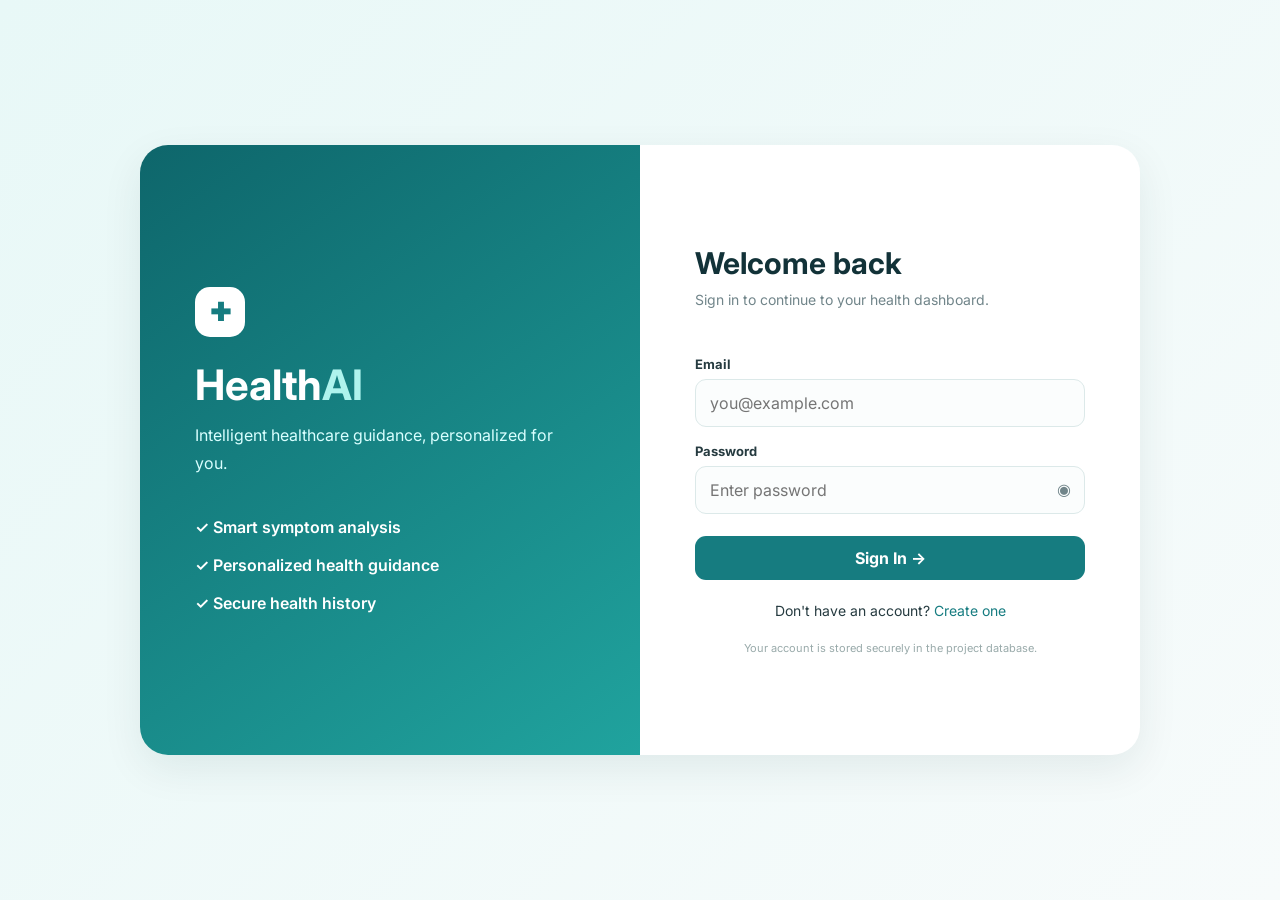
<file: frontend/index.html>
<!DOCTYPE html>
<html lang="en">
<head>
  <meta charset="UTF-8">
  <meta name="viewport" content="width=device-width, initial-scale=1.0">
  <title>HealthAI | Intelligent Healthcare Assistant</title>
  <link rel="stylesheet" href="css/style.css">
</head>
<body class="auth-page">
  <div class="auth-shell">
    <div class="auth-brand">
      <div class="logo">✚</div>
      <h1>Health<span>AI</span></h1>
      <p>Intelligent healthcare guidance, personalized for you.</p>
      <div class="feature-list">
        <div>✓ Smart symptom analysis</div>
        <div>✓ Personalized health guidance</div>
        <div>✓ Secure health history</div>
      </div>
    </div>
    <div class="auth-card">
      <div class="mobile-logo"><div class="logo">✚</div><b>Health<span>AI</span></b></div>
      <h2>Welcome back</h2>
      <p class="muted">Sign in to continue to your health dashboard.</p>
      <form id="loginForm">
        <label>Email</label>
        <input id="loginEmail" type="email" placeholder="you@example.com" required>
        <label>Password</label>
        <div class="password-wrap">
          <input id="loginPassword" type="password" placeholder="Enter password" required>
          <button type="button" class="eye" onclick="togglePassword('loginPassword')">◉</button>
        </div>
        <button class="btn primary full" type="submit">Sign In →</button>
      </form>
      <p class="auth-switch">Don't have an account? <a href="register.html">Create one</a></p>
      <p class="demo-note">Your account is stored securely in the project database.</p>
    </div>
  </div>
  <script src="js/api.js"></script>
  <script src="js/auth.js"></script>
</body>
</html>
</file>
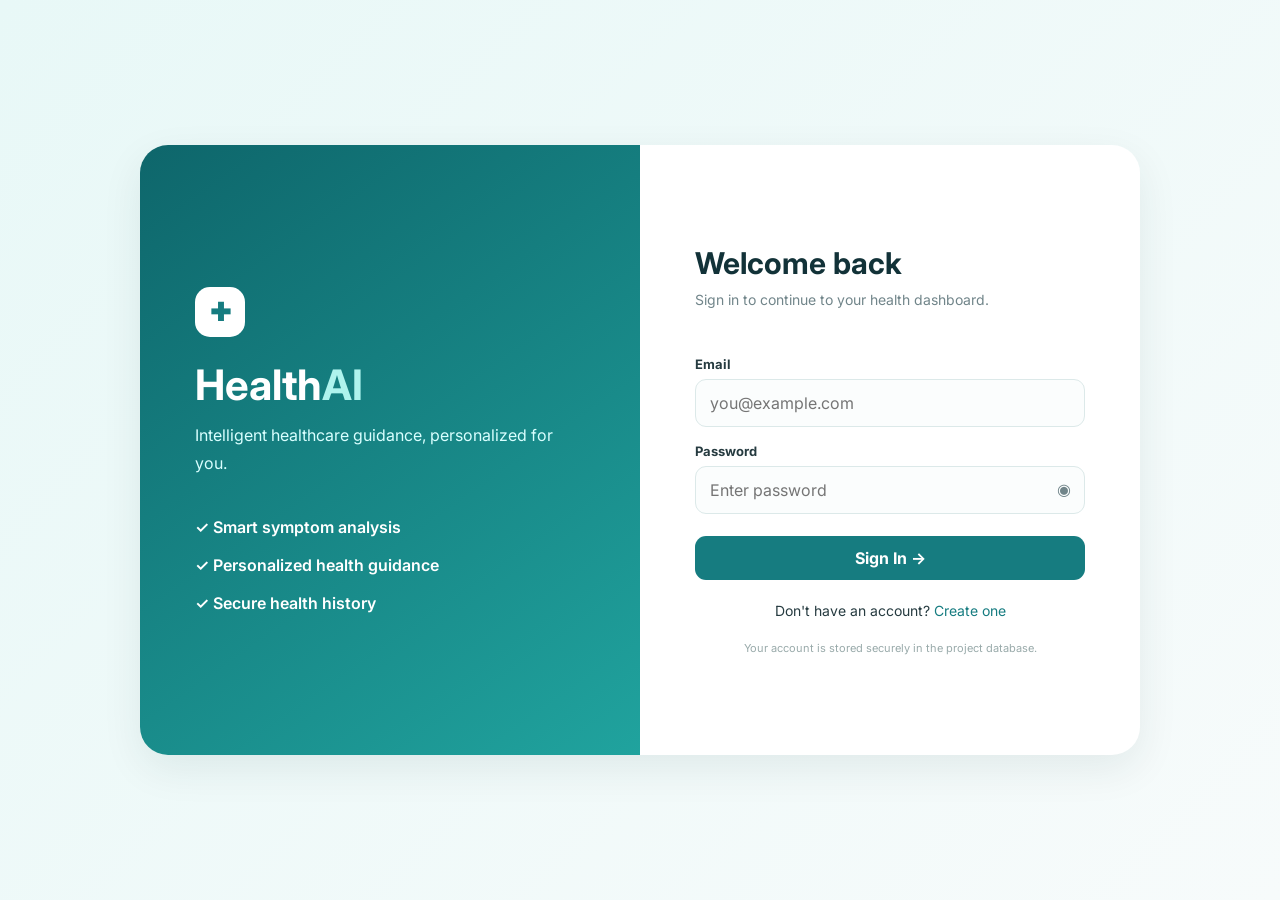
<file: frontend/analysis.html>
<!DOCTYPE html>
<html lang="en">
<head>
<meta charset="UTF-8"><meta name="viewport" content="width=device-width, initial-scale=1.0">
<title>Analysis Result | HealthAI</title><link rel="stylesheet" href="css/style.css">
</head>
<body>
<div id="app"></div>
<script src="js/api.js"></script>
<script src="js/analysis.js"></script>
</body>
</html>
</file>
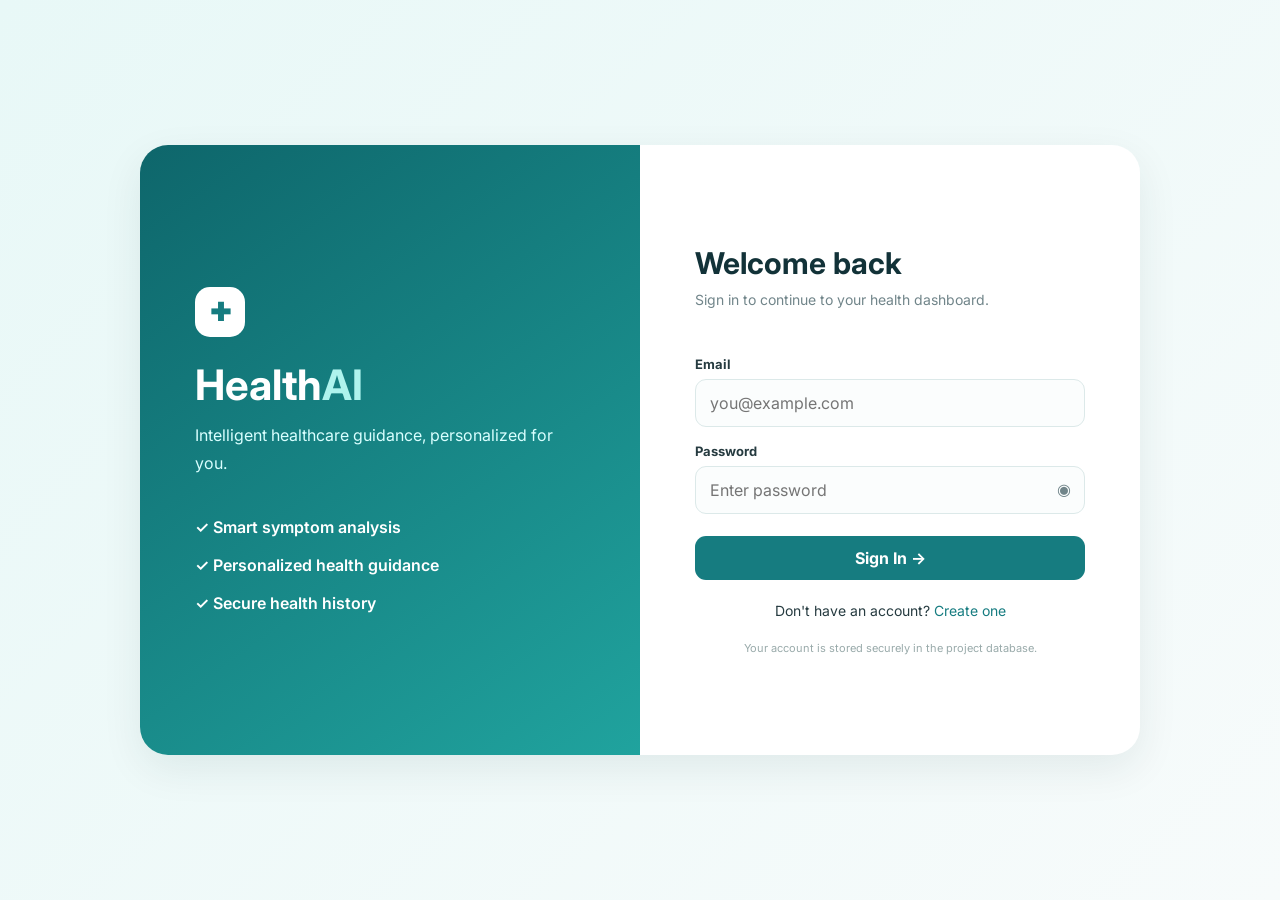
<file: frontend/dashboard.html>
<!DOCTYPE html>
<html lang="en">
<head>
<meta charset="UTF-8"><meta name="viewport" content="width=device-width, initial-scale=1.0">
<title>Dashboard | HealthAI</title><link rel="stylesheet" href="css/style.css">
</head>
<body>
<div id="app"></div>
<script src="js/api.js"></script>
<script src="js/dashboard.js"></script>
</body>
</html>
</file>
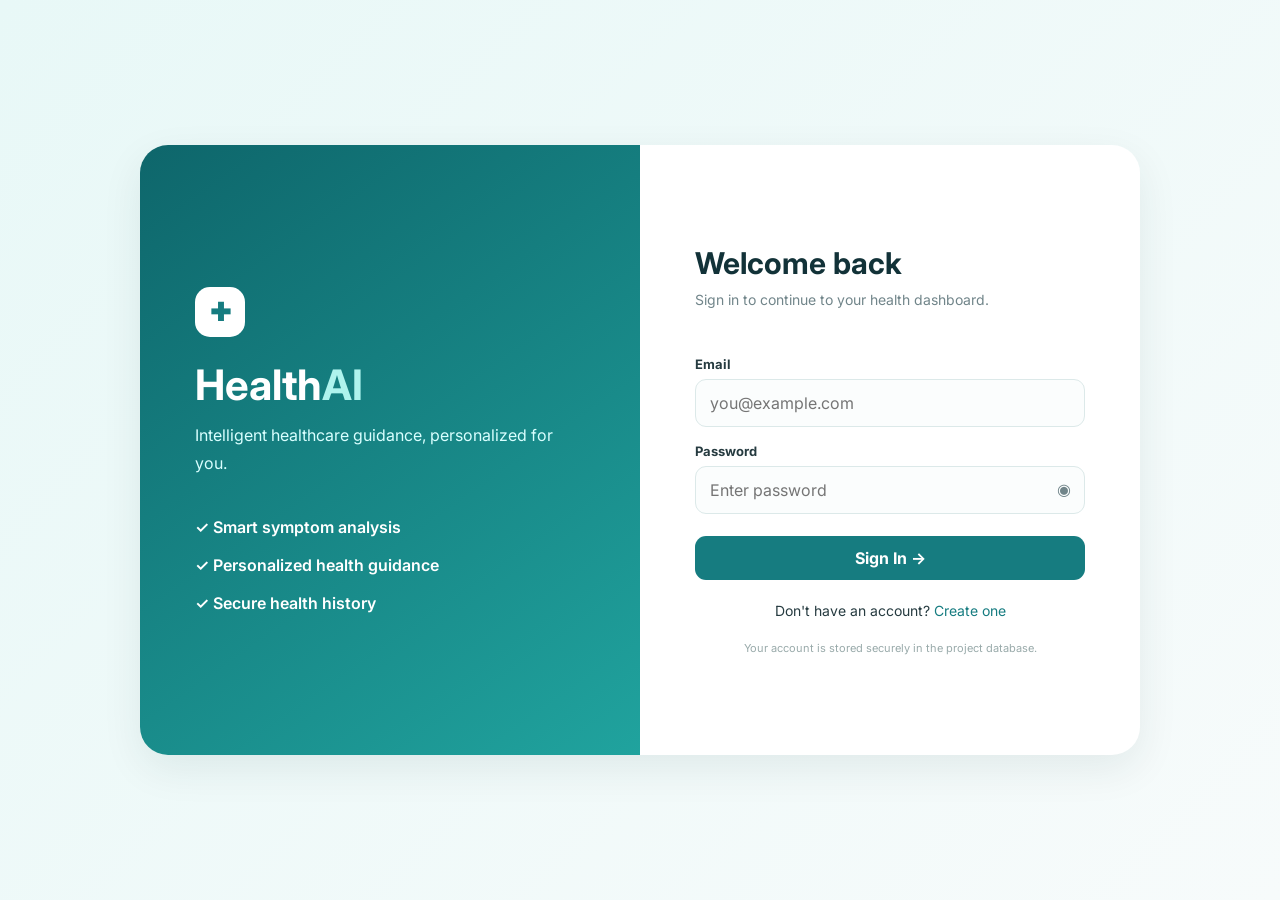
<file: frontend/history.html>
<!DOCTYPE html>
<html lang="en">
<head>
<meta charset="UTF-8"><meta name="viewport" content="width=device-width, initial-scale=1.0">
<title>Health History | HealthAI</title><link rel="stylesheet" href="css/style.css">
</head>
<body>
<div id="app"></div>
<script src="js/api.js"></script>
<script src="js/history.js"></script>
</body>
</html>
</file>
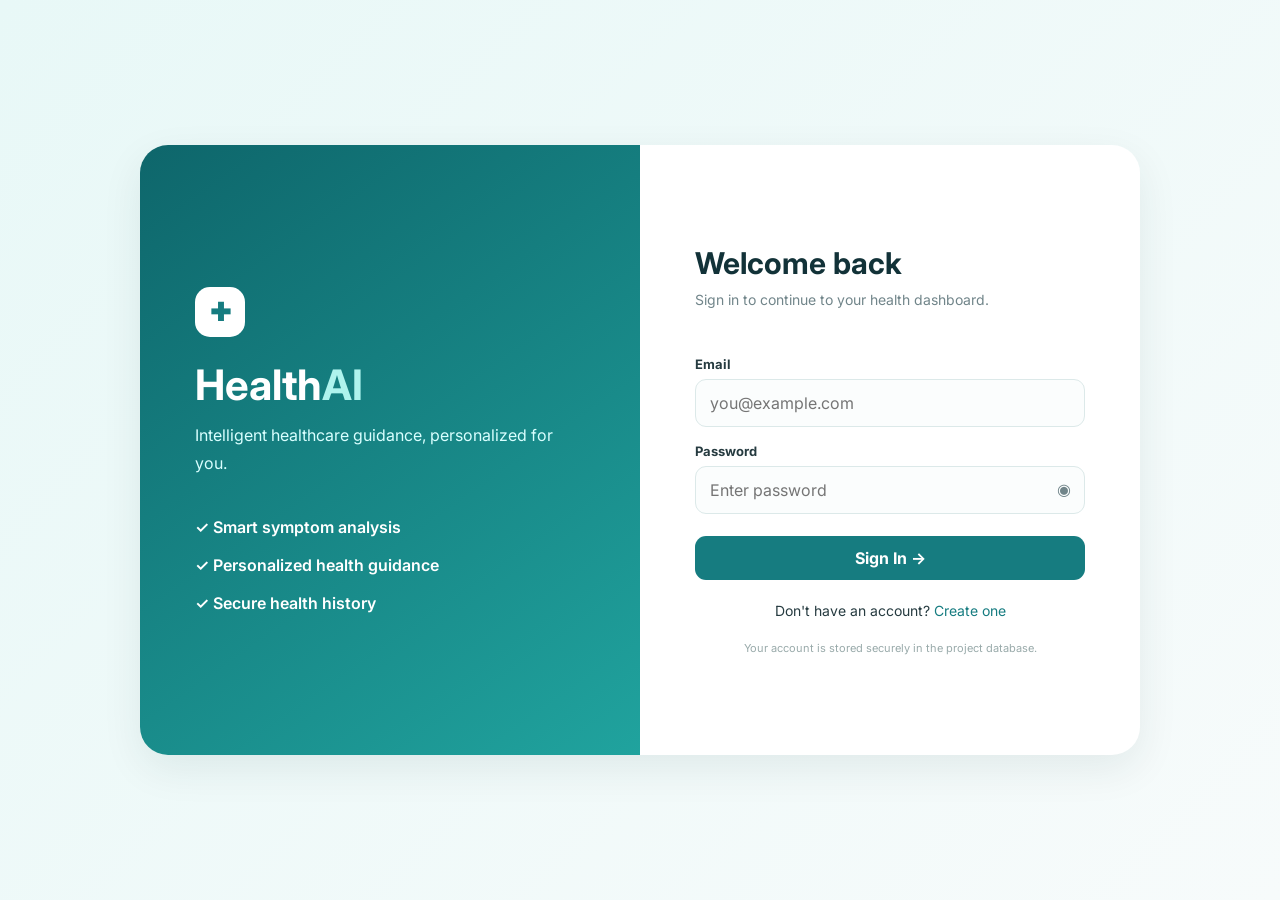
<file: frontend/profile.html>
<!DOCTYPE html>
<html lang="en">
<head>
<meta charset="UTF-8"><meta name="viewport" content="width=device-width, initial-scale=1.0">
<title>Health Profile | HealthAI</title><link rel="stylesheet" href="css/style.css">
</head>
<body>
<div id="app"></div>
<script src="js/api.js"></script>
<script src="js/profile.js"></script>
</body>
</html>
</file>
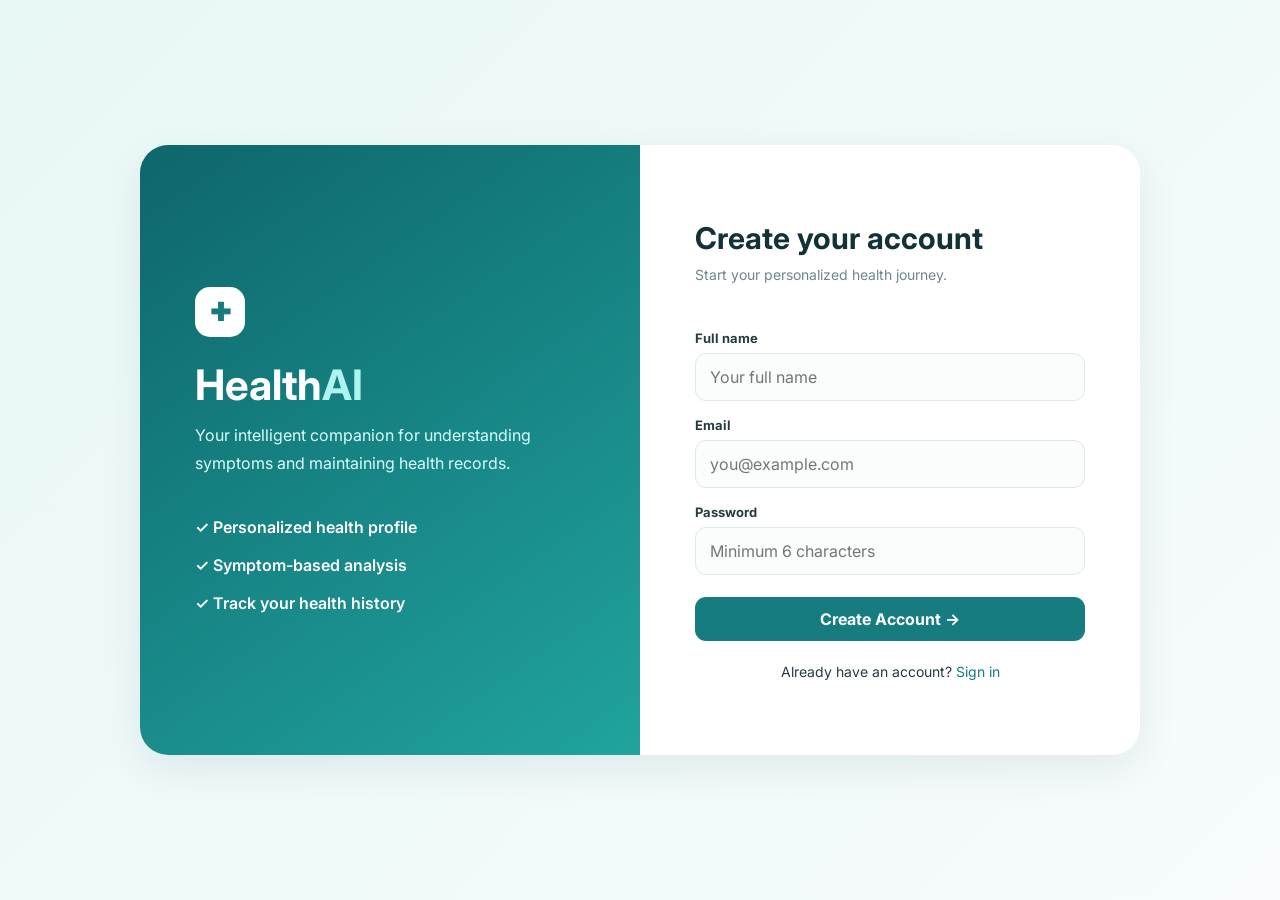
<file: frontend/register.html>
<!DOCTYPE html>
<html lang="en">
<head>
  <meta charset="UTF-8">
  <meta name="viewport" content="width=device-width, initial-scale=1.0">
  <title>Create Account | HealthAI</title>
  <link rel="stylesheet" href="css/style.css">
</head>
<body class="auth-page">
  <div class="auth-shell">
    <div class="auth-brand">
      <div class="logo">✚</div>
      <h1>Health<span>AI</span></h1>
      <p>Your intelligent companion for understanding symptoms and maintaining health records.</p>
      <div class="feature-list">
        <div>✓ Personalized health profile</div>
        <div>✓ Symptom-based analysis</div>
        <div>✓ Track your health history</div>
      </div>
    </div>
    <div class="auth-card">
      <div class="mobile-logo"><div class="logo">✚</div><b>Health<span>AI</span></b></div>
      <h2>Create your account</h2>
      <p class="muted">Start your personalized health journey.</p>
      <form id="registerForm">
        <label>Full name</label>
        <input id="regName" type="text" placeholder="Your full name" required>
        <label>Email</label>
        <input id="regEmail" type="email" placeholder="you@example.com" required>
        <label>Password</label>
        <input id="regPassword" type="password" minlength="6" placeholder="Minimum 6 characters" required>
        <button class="btn primary full" type="submit">Create Account →</button>
      </form>
      <p class="auth-switch">Already have an account? <a href="index.html">Sign in</a></p>
    </div>
  </div>
  <script src="js/api.js"></script>
  <script src="js/auth.js"></script>
</body>
</html>
</file>
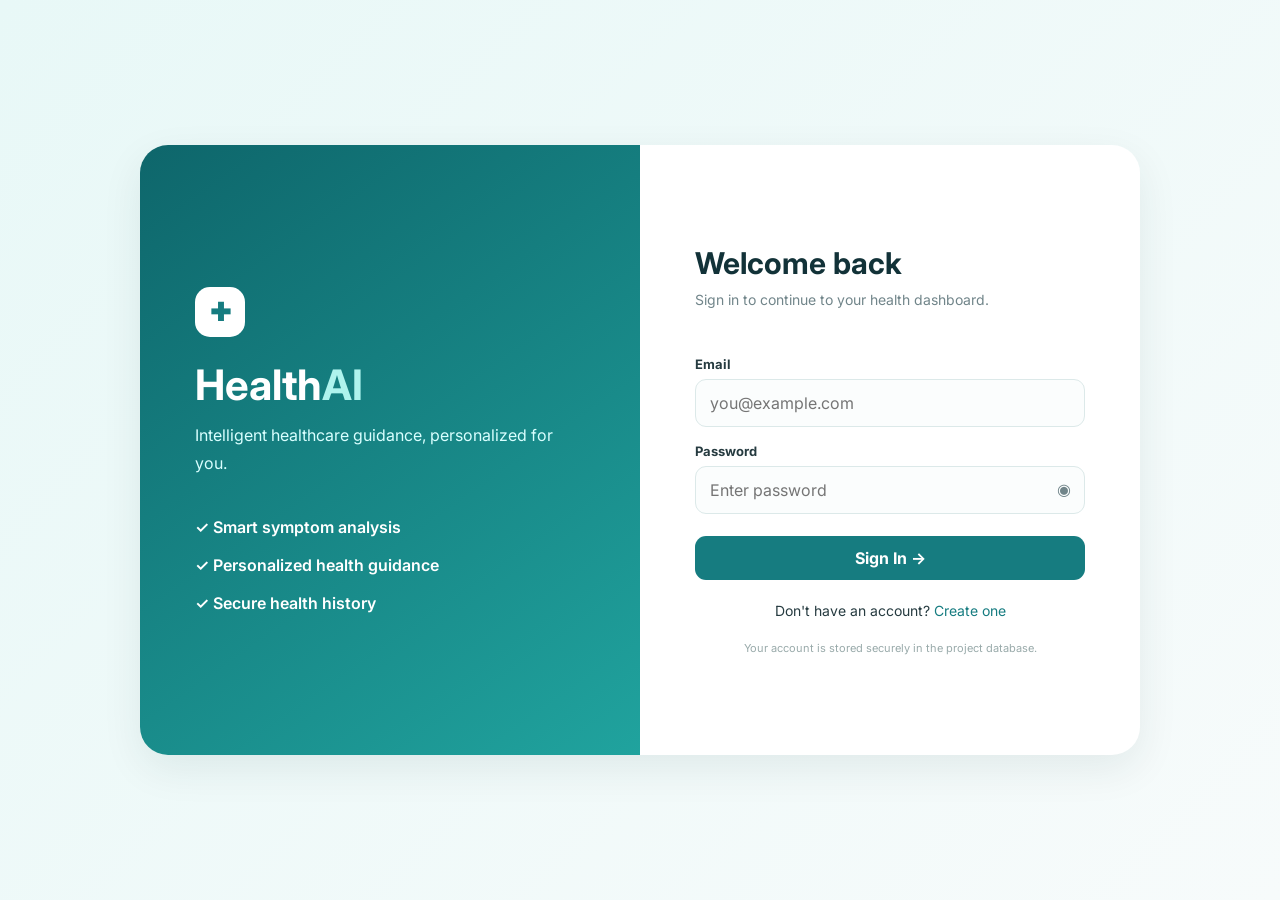
<file: frontend/symptoms.html>
<!DOCTYPE html>
<html lang="en">
<head>
<meta charset="UTF-8"><meta name="viewport" content="width=device-width, initial-scale=1.0">
<title>Symptom Analysis | HealthAI</title><link rel="stylesheet" href="css/style.css">
</head>
<body>
<div id="app"></div>
<script src="js/api.js"></script>
<script src="js/symptoms.js"></script>
</body>
</html>
</file>
<file: frontend/css/style.css>
@import url('https://fonts.googleapis.com/css2?family=Inter:wght@400;500;600;700;800&display=swap');
:root{--primary:#167c80;--primary2:#20a39e;--dark:#123238;--text:#263b40;--muted:#71858a;--bg:#f4f9f9;--white:#fff;--border:#dce9e9;--danger:#d94b4b;--shadow:0 14px 40px rgba(18,50,56,.08)}
*{box-sizing:border-box;margin:0;padding:0}body{font-family:Inter,Arial,sans-serif;color:var(--text);background:var(--bg);min-height:100vh}a{text-decoration:none;color:var(--primary)}button,input,select,textarea{font:inherit}button{cursor:pointer}
.auth-page{background:linear-gradient(135deg,#e8f8f7,#f7fbfb);display:flex;align-items:center;justify-content:center;padding:24px}.auth-shell{width:min(1000px,100%);display:grid;grid-template-columns:1fr 1fr;background:#fff;border-radius:28px;overflow:hidden;box-shadow:var(--shadow);min-height:610px}.auth-brand{padding:65px 55px;background:linear-gradient(145deg,#0e666b,#20a39e);color:#fff;display:flex;flex-direction:column;justify-content:center}.logo{width:50px;height:50px;border-radius:15px;background:#fff;color:var(--primary);display:grid;place-items:center;font-size:25px;font-weight:800}.auth-brand h1{font-size:42px;margin:22px 0 12px}.auth-brand h1 span,.mobile-logo span{color:#aef3ed}.auth-brand p{line-height:1.7;color:#d9ffff}.feature-list{margin-top:40px;display:grid;gap:18px}.feature-list div{font-weight:600}.auth-card{padding:60px 55px;display:flex;flex-direction:column;justify-content:center}.auth-card h2{font-size:30px;margin-bottom:8px;color:var(--dark)}.muted{color:var(--muted);font-size:14px;line-height:1.6}.auth-card form{margin-top:28px}.auth-card label,.form-label{display:block;font-size:13px;font-weight:700;margin:16px 0 7px}.auth-card input,.form-control{width:100%;padding:13px 14px;border:1px solid var(--border);border-radius:11px;outline:none;background:#fbfdfd}.auth-card input:focus,.form-control:focus{border-color:var(--primary);box-shadow:0 0 0 3px #167c8015}.password-wrap{position:relative}.password-wrap input{padding-right:45px}.eye{position:absolute;right:5px;top:4px;border:0;background:transparent;padding:9px;color:var(--muted)}.btn{border:0;border-radius:11px;padding:12px 18px;font-weight:700;transition:.2s}.btn:hover{transform:translateY(-1px)}.primary{background:var(--primary);color:#fff}.secondary{background:#e8f5f4;color:var(--primary)}.danger{background:#fff0f0;color:var(--danger)}.full{width:100%;margin-top:22px}.auth-switch{text-align:center;margin-top:22px;font-size:14px}.demo-note{text-align:center;color:#9aa; font-size:11px;margin-top:22px}.mobile-logo{display:none;align-items:center;gap:10px;margin-bottom:25px}.mobile-logo .logo{width:40px;height:40px}

.sidebar{position:fixed;left:0;top:0;bottom:0;width:245px;background:#fff;border-right:1px solid var(--border);padding:25px 18px;z-index:10}.brand{display:flex;align-items:center;gap:10px;padding:0 10px 30px;font-size:21px;font-weight:800;color:var(--dark)}.brand .logo{width:40px;height:40px;border-radius:12px;font-size:19px;background:#e9f8f7}.brand span{color:var(--primary)}.nav{display:grid;gap:7px}.nav a{padding:13px 14px;border-radius:11px;color:#688086;font-weight:600;font-size:14px}.nav a:hover,.nav a.active{background:#eaf7f6;color:var(--primary)}.nav-icon{margin-right:10px}.logout{position:absolute;bottom:25px;left:18px;right:18px}.main{margin-left:245px;padding:30px;max-width:1400px}.topbar{display:flex;justify-content:space-between;align-items:center;margin-bottom:28px}.topbar h1{font-size:27px;color:var(--dark)}.user-pill{background:#fff;padding:9px 13px;border-radius:30px;border:1px solid var(--border);font-size:13px;font-weight:700}.avatar{display:inline-grid;place-items:center;width:30px;height:30px;border-radius:50%;background:#dff5f3;color:var(--primary);margin-right:7px}
.hero{background:linear-gradient(120deg,#0d666b,#21a8a1);border-radius:20px;padding:30px;color:#fff;display:flex;justify-content:space-between;align-items:center;margin-bottom:22px;overflow:hidden}.hero h2{font-size:25px;margin-bottom:8px}.hero p{opacity:.85;max-width:600px;font-size:14px}.hero-art{font-size:70px;opacity:.25}.grid{display:grid;grid-template-columns:repeat(4,1fr);gap:17px}.card{background:#fff;border:1px solid var(--border);border-radius:17px;padding:20px;box-shadow:0 5px 20px rgba(18,50,56,.035)}.stat-icon{width:42px;height:42px;border-radius:12px;background:#eaf7f6;display:grid;place-items:center;font-size:20px;margin-bottom:15px}.stat-number{font-size:25px;font-weight:800;color:var(--dark)}.stat-label{font-size:12px;color:var(--muted);margin-top:4px}.section{margin-top:23px}.section-title{display:flex;justify-content:space-between;align-items:center;margin-bottom:13px}.section-title h3{font-size:17px;color:var(--dark)}.quick-grid{display:grid;grid-template-columns:repeat(3,1fr);gap:16px}.quick{display:flex;gap:15px;align-items:center}.quick .qicon{font-size:27px}.quick h4{font-size:14px}.quick p{font-size:12px;color:var(--muted);margin-top:4px}
.form-grid{display:grid;grid-template-columns:repeat(2,1fr);gap:17px}.form-group.full-row{grid-column:1/-1}.form-card{max-width:850px}.radio-row{display:flex;gap:10px;flex-wrap:wrap}.radio-row label{padding:10px 15px;border:1px solid var(--border);border-radius:10px;cursor:pointer;font-size:13px}.radio-row input{accent-color:var(--primary)}.actions{display:flex;gap:10px;margin-top:20px}
.symptom-layout{display:grid;grid-template-columns:1.5fr 1fr;gap:20px}.symptom-grid{display:grid;grid-template-columns:repeat(2,1fr);gap:10px;margin-top:12px}.symptom-option{border:1px solid var(--border);border-radius:12px;padding:12px;display:flex;gap:9px;align-items:center;cursor:pointer;font-size:13px;background:#fff}.symptom-option:has(input:checked){border-color:var(--primary);background:#edfafa}.symptom-option input{accent-color:var(--primary)}textarea{resize:vertical;min-height:110px}.notice{padding:14px;border-radius:12px;background:#fff9e8;color:#775d18;font-size:12px;line-height:1.6}.result-score{display:flex;align-items:center;gap:20px}.score-ring{width:115px;height:115px;border-radius:50%;display:grid;place-items:center;background:conic-gradient(var(--primary) 0 72%,#e5eeee 72%)}.score-inner{width:85px;height:85px;border-radius:50%;background:#fff;display:grid;place-items:center;text-align:center}.score-inner b{font-size:22px;color:var(--primary)}.result-box{margin-top:20px;padding:18px;border-radius:15px;background:#f1f9f8}.result-box h4{margin-bottom:8px}.tag{display:inline-block;padding:6px 9px;border-radius:20px;background:#e7f5f4;color:var(--primary);font-size:11px;font-weight:700;margin:3px}.history-table{width:100%;border-collapse:collapse}.history-table th,.history-table td{text-align:left;padding:14px 10px;border-bottom:1px solid var(--border);font-size:13px}.history-table th{color:var(--muted);font-size:11px;text-transform:uppercase}.status{padding:5px 9px;border-radius:20px;background:#e9f7ee;color:#26824c;font-size:11px;font-weight:700}
.toast{position:fixed;right:25px;bottom:25px;background:#123238;color:#fff;padding:13px 17px;border-radius:10px;box-shadow:var(--shadow);z-index:99;font-size:13px}.empty{text-align:center;padding:40px;color:var(--muted)}
@media(max-width:850px){.auth-shell{grid-template-columns:1fr}.auth-brand{display:none}.mobile-logo{display:flex}.sidebar{width:70px;padding:20px 10px}.brand{padding:0 5px 25px}.brand b,.nav a span,.logout span{display:none}.nav a{text-align:center;padding:13px 5px}.nav-icon{margin:0;font-size:18px}.logout{left:10px;right:10px}.main{margin-left:70px;padding:20px}.grid{grid-template-columns:repeat(2,1fr)}.quick-grid,.symptom-layout{grid-template-columns:1fr}.hero-art{display:none}}
@media(max-width:560px){.auth-card{padding:35px 25px}.main{padding:14px}.topbar h1{font-size:21px}.user-pill{font-size:11px}.hero{padding:22px}.grid,.form-grid,.symptom-grid{grid-template-columns:1fr}.history-wrap{overflow-x:auto}.history-table{min-width:600px}}
</file>
